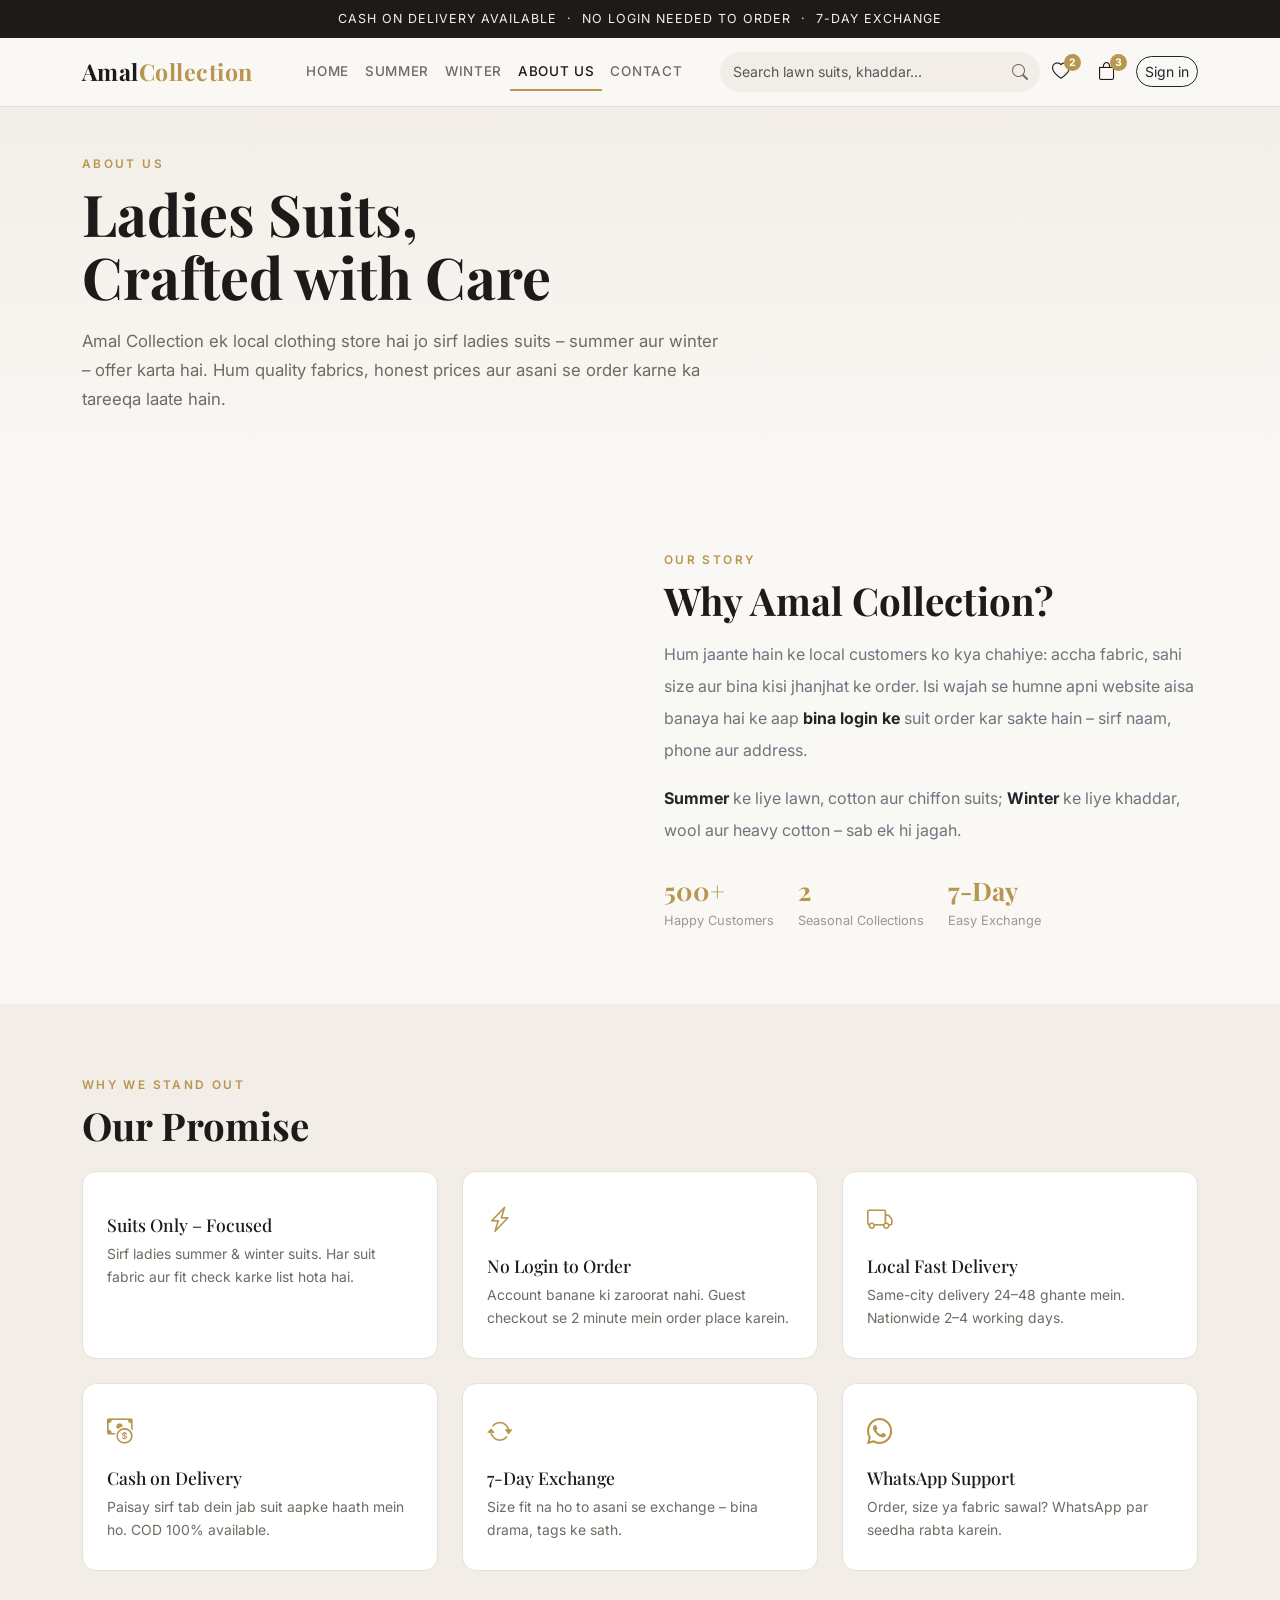
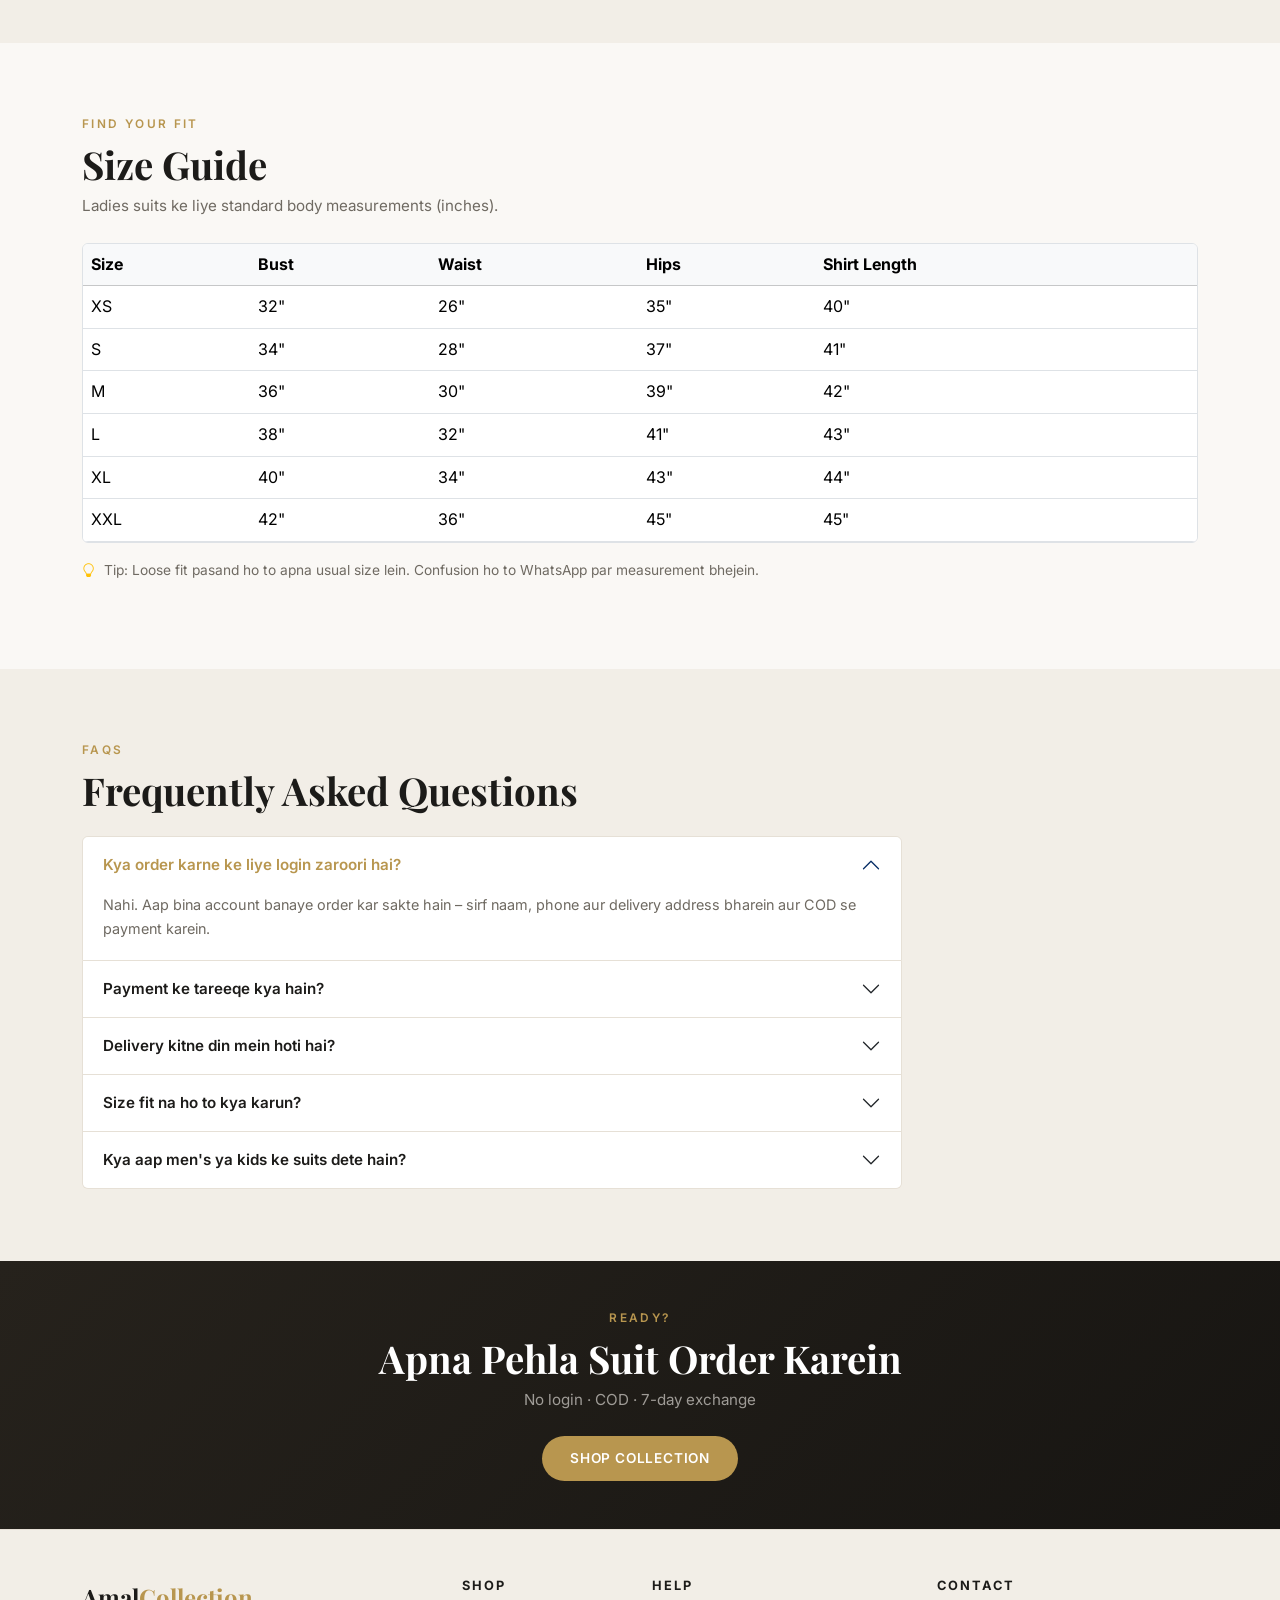
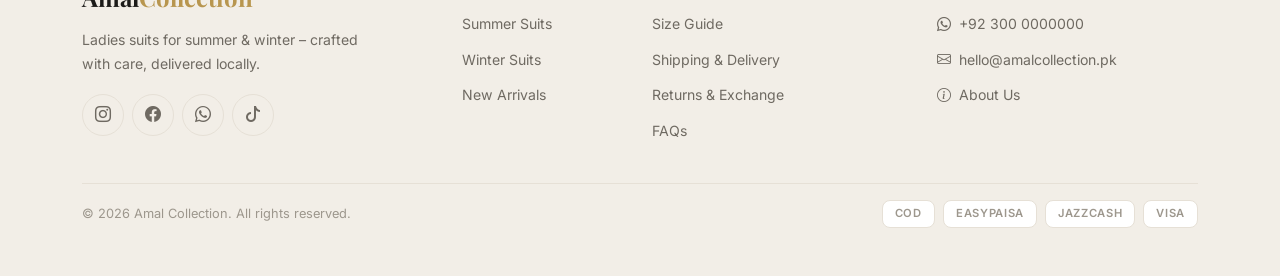
<file: ui-redesign/about.html>
<!DOCTYPE html>
<html lang="en">
<head>
  <meta charset="UTF-8" />
  <meta name="viewport" content="width=device-width, initial-scale=1.0, viewport-fit=cover" />
  <meta name="description" content="About Amal Collection – ladies suits for summer & winter, local delivery, COD, no-login ordering." />
  <title>About Us – Amal Collection</title>
  <link rel="preconnect" href="https://fonts.googleapis.com" />
  <link rel="preconnect" href="https://fonts.gstatic.com" crossorigin />
  <link href="https://fonts.googleapis.com/css2?family=Inter:wght@400;500;600;700&family=Playfair+Display:wght@600;700&display=swap" rel="stylesheet" />
  <link href="https://cdn.jsdelivr.net/npm/bootstrap@5.3.3/dist/css/bootstrap.min.css" rel="stylesheet" />
  <link href="https://cdn.jsdelivr.net/npm/bootstrap-icons@1.11.3/font/bootstrap-icons.min.css" rel="stylesheet" />
  <link rel="stylesheet" href="css/style.css" />
</head>
<body>

  <!-- ═══ Announcement Bar ═══ -->
  <div class="announce text-center">
    Cash on Delivery available &nbsp;·&nbsp; No login needed to order &nbsp;·&nbsp; 7-Day Exchange
  </div>

  <!-- ═══ Navbar ═══ -->
  <nav class="navbar navbar-expand-lg sticky-top ac-nav">
    <div class="container">
      <a class="navbar-brand ac-brand" href="index.html">Amal<em>Collection</em></a>
      <div class="d-flex align-items-center order-1 order-lg-3 ms-auto ac-nav-wrap">
        <div class="d-flex align-items-center gap-1 ac-nav-actions">
          <a href="#" class="btn ac-icon-btn position-relative" aria-label="Wishlist"><i class="bi bi-heart"></i><span class="ac-badge">2</span></a>
          <a href="checkout.html" class="btn ac-icon-btn position-relative" aria-label="Cart"><i class="bi bi-bag"></i><span class="ac-badge">3</span></a>
          <a href="#" class="btn btn-outline-dark btn-sm rounded-pill ms-1 d-none d-lg-inline-block">Sign in</a>
        </div>
        <button class="navbar-toggler ac-toggler ms-1 d-lg-none" type="button" data-bs-toggle="collapse" data-bs-target="#mainNav" aria-controls="mainNav" aria-expanded="false" aria-label="Toggle navigation">
          <i class="bi bi-list fs-3"></i>
        </button>
      </div>
      <div class="collapse navbar-collapse order-2 order-lg-1" id="mainNav">
        <ul class="navbar-nav mx-auto mb-2 mb-lg-0 ac-nav-links">
          <li class="nav-item"><a class="nav-link" href="index.html">Home</a></li>
          <li class="nav-item"><a class="nav-link" href="index.html#summer">Summer</a></li>
          <li class="nav-item"><a class="nav-link" href="index.html#winter">Winter</a></li>
          <li class="nav-item"><a class="nav-link active" href="about.html">About Us</a></li>
          <li class="nav-item"><a class="nav-link" href="index.html#contact">Contact</a></li>
        </ul>
        <form class="d-none d-lg-flex ac-search mb-2 mb-lg-0" action="#">
          <input class="form-control" type="search" placeholder="Search lawn suits, khaddar..." aria-label="Search" />
          <button class="btn ac-search-btn" type="submit" aria-label="Search"><i class="bi bi-search"></i></button>
        </form>
      </div>
    </div>
    <div class="ac-mobile-search d-lg-none">
      <div class="container">
        <form class="d-flex ac-search" action="#">
          <input class="form-control" type="search" placeholder="Search lawn suits, khaddar..." aria-label="Search" />
          <button class="btn ac-search-btn" type="submit" aria-label="Search"><i class="bi bi-search"></i></button>
        </form>
      </div>
    </div>
  </nav>

  <!-- ═══ About Hero ═══ -->
  <section class="about-hero py-5">
    <div class="container">
      <div class="section-kicker">About Us</div>
      <h1 class="about-title">Ladies Suits,<br />Crafted with Care</h1>
      <p class="about-lead">
        Amal Collection ek local clothing store hai jo sirf ladies suits – summer aur winter – offer karta hai.
        Hum quality fabrics, honest prices aur asani se order karne ka tareeqa laate hain.
      </p>
    </div>
  </section>

  <!-- ═══ Story ═══ -->
  <section class="section">
    <div class="container">
      <div class="row g-4 g-lg-5 align-items-center">
        <div class="col-12 col-lg-6">
          <div class="about-img" style="background-image:url('https://placehold.co/700x500/d9d0c2/3a3128?text=Our+Store')"></div>
        </div>
        <div class="col-12 col-lg-6">
          <div class="section-kicker">Our Story</div>
          <h2 class="section-title mb-3">Why Amal Collection?</h2>
          <p class="text-secondary lh-lg">
            Hum jaante hain ke local customers ko kya chahiye: accha fabric, sahi size aur bina kisi jhanjhat ke order.
            Isi wajah se humne apni website aisa banaya hai ke aap <strong class="text-dark">bina login ke</strong> suit order kar sakte hain –
            sirf naam, phone aur address.
          </p>
          <p class="text-secondary lh-lg">
            <strong class="text-dark">Summer</strong> ke liye lawn, cotton aur chiffon suits; <strong class="text-dark">Winter</strong> ke liye khaddar,
            wool aur heavy cotton – sab ek hi jagah.
          </p>
          <div class="about-stats d-flex flex-wrap gap-4 mt-4">
            <div class="astat"><b>500+</b><span>Happy Customers</span></div>
            <div class="astat"><b>2</b><span>Seasonal Collections</span></div>
            <div class="astat"><b>7-Day</b><span>Easy Exchange</span></div>
          </div>
        </div>
      </div>
    </div>
  </section>

  <!-- ═══ Values ═══ -->
  <section class="section section-alt">
    <div class="container">
      <div class="mb-4">
        <div class="section-kicker">Why We Stand Out</div>
        <h2 class="section-title">Our Promise</h2>
      </div>
      <div class="row g-4">
        <div class="col-12 col-md-6 col-lg-4">
          <div class="value-card h-100">
            <div class="value-icon"><i class="bi bi-tshirt"></i></div>
            <h3>Suits Only – Focused</h3>
            <p>Sirf ladies summer &amp; winter suits. Har suit fabric aur fit check karke list hota hai.</p>
          </div>
        </div>
        <div class="col-12 col-md-6 col-lg-4">
          <div class="value-card h-100">
            <div class="value-icon"><i class="bi bi-lightning-charge"></i></div>
            <h3>No Login to Order</h3>
            <p>Account banane ki zaroorat nahi. Guest checkout se 2 minute mein order place karein.</p>
          </div>
        </div>
        <div class="col-12 col-md-6 col-lg-4">
          <div class="value-card h-100">
            <div class="value-icon"><i class="bi bi-truck"></i></div>
            <h3>Local Fast Delivery</h3>
            <p>Same-city delivery 24–48 ghante mein. Nationwide 2–4 working days.</p>
          </div>
        </div>
        <div class="col-12 col-md-6 col-lg-4">
          <div class="value-card h-100">
            <div class="value-icon"><i class="bi bi-cash-coin"></i></div>
            <h3>Cash on Delivery</h3>
            <p>Paisay sirf tab dein jab suit aapke haath mein ho. COD 100% available.</p>
          </div>
        </div>
        <div class="col-12 col-md-6 col-lg-4">
          <div class="value-card h-100">
            <div class="value-icon"><i class="bi bi-arrow-repeat"></i></div>
            <h3>7-Day Exchange</h3>
            <p>Size fit na ho to asani se exchange – bina drama, tags ke sath.</p>
          </div>
        </div>
        <div class="col-12 col-md-6 col-lg-4">
          <div class="value-card h-100">
            <div class="value-icon"><i class="bi bi-whatsapp"></i></div>
            <h3>WhatsApp Support</h3>
            <p>Order, size ya fabric sawal? WhatsApp par seedha rabta karein.</p>
          </div>
        </div>
      </div>
    </div>
  </section>

  <!-- ═══ Size Guide ═══ -->
  <section class="section" id="size-guide">
    <div class="container">
      <div class="mb-4">
        <div class="section-kicker">Find Your Fit</div>
        <h2 class="section-title">Size Guide</h2>
        <p class="section-sub">Ladies suits ke liye standard body measurements (inches).</p>
      </div>
      <div class="table-responsive border rounded bg-white">
        <table class="table table-hover align-middle mb-0">
          <thead class="table-light">
            <tr>
              <th>Size</th><th>Bust</th><th>Waist</th><th>Hips</th><th>Shirt Length</th>
            </tr>
          </thead>
          <tbody>
            <tr><td>XS</td><td>32"</td><td>26"</td><td>35"</td><td>40"</td></tr>
            <tr><td>S</td><td>34"</td><td>28"</td><td>37"</td><td>41"</td></tr>
            <tr><td>M</td><td>36"</td><td>30"</td><td>39"</td><td>42"</td></tr>
            <tr><td>L</td><td>38"</td><td>32"</td><td>41"</td><td>43"</td></tr>
            <tr><td>XL</td><td>40"</td><td>34"</td><td>43"</td><td>44"</td></tr>
            <tr><td>XXL</td><td>42"</td><td>36"</td><td>45"</td><td>45"</td></tr>
          </tbody>
        </table>
      </div>
      <p class="size-note mt-3">
        <i class="bi bi-lightbulb text-warning me-1"></i>
        Tip: Loose fit pasand ho to apna usual size lein. Confusion ho to WhatsApp par measurement bhejein.
      </p>
    </div>
  </section>

  <!-- ═══ FAQ ═══ -->
  <section class="section section-alt" id="faqs">
    <div class="container">
      <div class="mb-4">
        <div class="section-kicker">FAQs</div>
        <h2 class="section-title">Frequently Asked Questions</h2>
      </div>
      <div class="accordion" id="faqAcc" style="max-width:820px;">
        <div class="accordion-item">
          <h2 class="accordion-header">
            <button class="accordion-button" type="button" data-bs-toggle="collapse" data-bs-target="#faq1">
              Kya order karne ke liye login zaroori hai?
            </button>
          </h2>
          <div id="faq1" class="accordion-collapse collapse show" data-bs-parent="#faqAcc">
            <div class="accordion-body">
              Nahi. Aap bina account banaye order kar sakte hain – sirf naam, phone aur delivery address bharein aur COD se payment karein.
            </div>
          </div>
        </div>
        <div class="accordion-item">
          <h2 class="accordion-header">
            <button class="accordion-button collapsed" type="button" data-bs-toggle="collapse" data-bs-target="#faq2">
              Payment ke tareeqe kya hain?
            </button>
          </h2>
          <div id="faq2" class="accordion-collapse collapse" data-bs-parent="#faqAcc">
            <div class="accordion-body">
              Filhaal Cash on Delivery available hai. JazzCash, EasyPaisa aur card payments jaldi aa rahe hain.
            </div>
          </div>
        </div>
        <div class="accordion-item">
          <h2 class="accordion-header">
            <button class="accordion-button collapsed" type="button" data-bs-toggle="collapse" data-bs-target="#faq3">
              Delivery kitne din mein hoti hai?
            </button>
          </h2>
          <div id="faq3" class="accordion-collapse collapse" data-bs-parent="#faqAcc">
            <div class="accordion-body">
              Same-city mein 24–48 ghante. Baaki Pakistan mein 2–4 working days.
            </div>
          </div>
        </div>
        <div class="accordion-item">
          <h2 class="accordion-header">
            <button class="accordion-button collapsed" type="button" data-bs-toggle="collapse" data-bs-target="#faq4">
              Size fit na ho to kya karun?
            </button>
          </h2>
          <div id="faq4" class="accordion-collapse collapse" data-bs-parent="#faqAcc">
            <div class="accordion-body">
              7 din ke andar tags ke sath size exchange karein. WhatsApp par exchange request bhejein.
            </div>
          </div>
        </div>
        <div class="accordion-item">
          <h2 class="accordion-header">
            <button class="accordion-button collapsed" type="button" data-bs-toggle="collapse" data-bs-target="#faq5">
              Kya aap men's ya kids ke suits dete hain?
            </button>
          </h2>
          <div id="faq5" class="accordion-collapse collapse" data-bs-parent="#faqAcc">
            <div class="accordion-body">
              Filhaal sirf ladies summer &amp; winter suits. Baaki categories baad mein add hongi.
            </div>
          </div>
        </div>
      </div>
    </div>
  </section>

  <!-- ═══ CTA ═══ -->
  <section class="newsletter py-5">
    <div class="container text-center">
      <div class="section-kicker">Ready?</div>
      <h2 class="section-title">Apna Pehla Suit Order Karein</h2>
      <p class="section-sub">No login · COD · 7-day exchange</p>
      <div class="mt-4">
        <a href="index.html#products" class="btn btn-gold">Shop Collection</a>
      </div>
    </div>
  </section>

  <!-- ═══ Footer ═══ -->
  <footer class="footer py-5">
    <div class="container">
      <div class="row g-4 mb-4">
        <div class="col-12 col-lg-4">
          <div class="footer-brand">Amal<em>Collection</em></div>
          <p class="footer-about">Ladies suits for summer &amp; winter – crafted with care, delivered locally.</p>
          <div class="footer-social d-flex gap-2">
            <a href="#" aria-label="Instagram"><i class="bi bi-instagram"></i></a>
            <a href="#" aria-label="Facebook"><i class="bi bi-facebook"></i></a>
            <a href="#" aria-label="WhatsApp"><i class="bi bi-whatsapp"></i></a>
            <a href="#" aria-label="TikTok"><i class="bi bi-tiktok"></i></a>
          </div>
        </div>
        <div class="col-6 col-lg-2">
          <h4>Shop</h4>
          <ul class="list-unstyled">
            <li><a href="index.html#summer">Summer Suits</a></li>
            <li><a href="index.html#winter">Winter Suits</a></li>
            <li><a href="index.html#products">New Arrivals</a></li>
          </ul>
        </div>
        <div class="col-6 col-lg-3">
          <h4>Help</h4>
          <ul class="list-unstyled">
            <li><a href="#size-guide">Size Guide</a></li>
            <li><a href="#faqs">Shipping &amp; Delivery</a></li>
            <li><a href="#faqs">Returns &amp; Exchange</a></li>
            <li><a href="#faqs">FAQs</a></li>
          </ul>
        </div>
        <div class="col-6 col-lg-3">
          <h4>Contact</h4>
          <ul class="list-unstyled">
            <li><a href="#"><i class="bi bi-whatsapp me-1"></i> +92 300 0000000</a></li>
            <li><a href="#"><i class="bi bi-envelope me-1"></i> hello@amalcollection.pk</a></li>
            <li><a href="about.html"><i class="bi bi-info-circle me-1"></i> About Us</a></li>
          </ul>
        </div>
      </div>
      <div class="footer-bottom d-flex justify-content-between align-items-center flex-wrap gap-3 pt-3">
        <span>© 2026 Amal Collection. All rights reserved.</span>
        <div class="pay-badges d-flex gap-2 flex-wrap">
          <span class="pay-badge">COD</span>
          <span class="pay-badge">EASYPAISA</span>
          <span class="pay-badge">JAZZCASH</span>
          <span class="pay-badge">VISA</span>
        </div>
      </div>
    </div>
  </footer>

  <script src="https://cdn.jsdelivr.net/npm/bootstrap@5.3.3/dist/js/bootstrap.bundle.min.js"></script>
  <script src="js/main.js"></script>
</body>
</html>
</file>
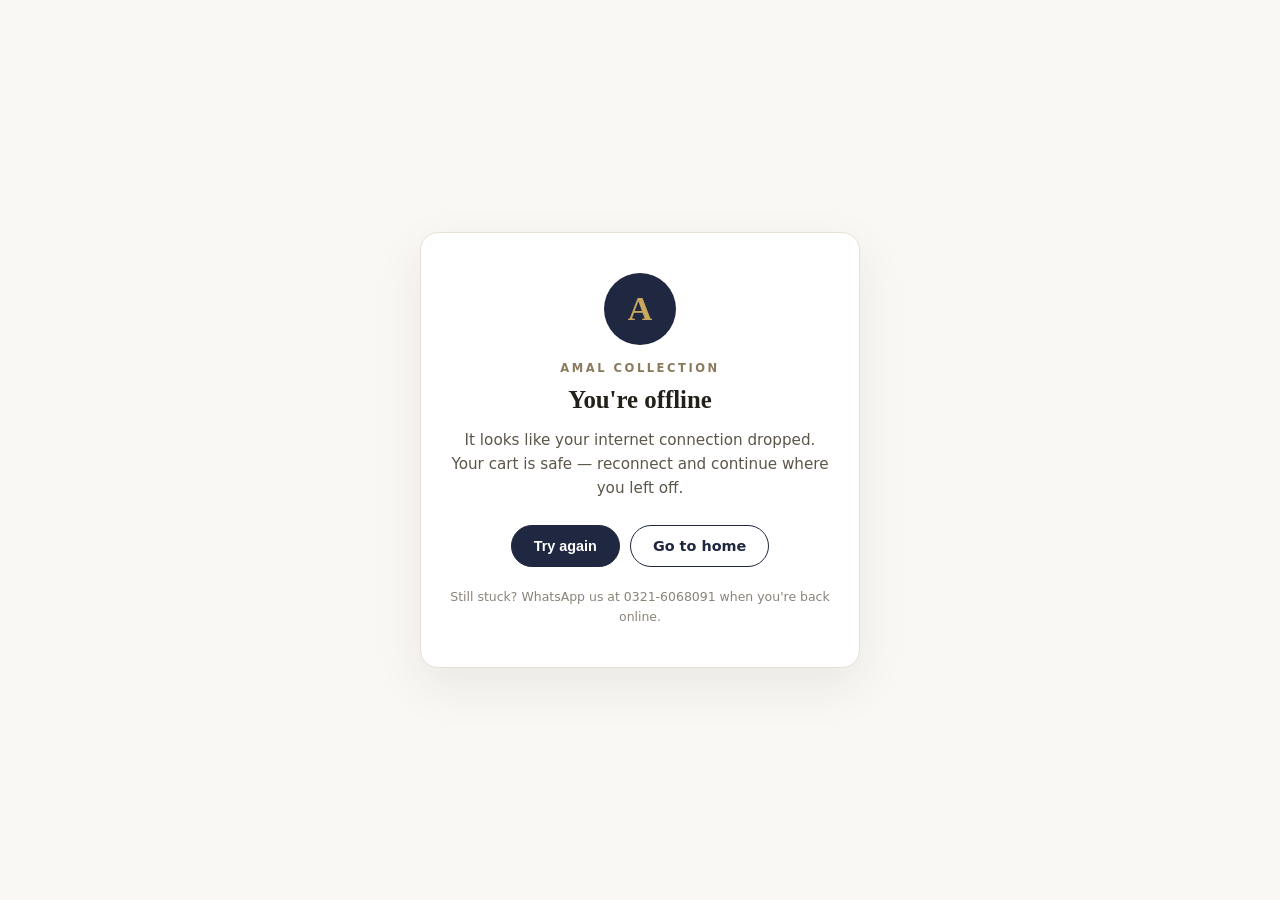
<file: wwwroot/offline.html>
<!DOCTYPE html>
<html lang="en">
<head>
    <meta charset="utf-8" />
    <meta name="viewport" content="width=device-width, initial-scale=1.0, viewport-fit=cover" />
    <meta name="theme-color" content="#202841" />
    <meta name="robots" content="noindex" />
    <title>You're offline – Amal Collection</title>
    <style>
        :root { color-scheme: light; }
        * { box-sizing: border-box; }
        body {
            margin: 0; min-height: 100vh; display: grid; place-items: center;
            padding: 24px; background: #faf8f5; color: #23201b;
            font-family: "Segoe UI", system-ui, -apple-system, sans-serif;
        }
        .card {
            width: 100%; max-width: 440px; text-align: center;
            background: #fff; border: 1px solid #e6e0d6; border-radius: 18px;
            padding: 40px 28px; box-shadow: 0 18px 48px rgba(35, 32, 27, 0.08);
        }
        .mark {
            width: 72px; height: 72px; margin: 0 auto 18px; border-radius: 50%;
            display: grid; place-items: center; background: #202841; color: #c9a75e;
            font: 700 34px/1 Georgia, "Times New Roman", serif;
        }
        .brand {
            font: 700 0.72rem/1 "Segoe UI", system-ui, sans-serif; letter-spacing: 0.22em;
            text-transform: uppercase; color: #8a7a5c; margin: 0 0 10px;
        }
        h1 { font: 700 1.55rem/1.25 Georgia, "Times New Roman", serif; margin: 0 0 12px; }
        p { margin: 0 0 24px; color: #5c554a; line-height: 1.6; font-size: 0.95rem; }
        .actions { display: flex; gap: 10px; justify-content: center; flex-wrap: wrap; }
        .btn {
            display: inline-flex; align-items: center; gap: 8px;
            padding: 12px 22px; border-radius: 999px; border: 1px solid #202841;
            background: #202841; color: #fff; font-weight: 600; font-size: 0.9rem;
            text-decoration: none; cursor: pointer;
        }
        .btn.ghost { background: transparent; color: #202841; }
        .hint { margin: 20px 0 0; font-size: 0.78rem; color: #8a8378; }
    </style>
</head>
<body>
    <main class="card">
        <div class="mark" aria-hidden="true">A</div>
        <p class="brand">Amal Collection</p>
        <h1>You're offline</h1>
        <p>It looks like your internet connection dropped. Your cart is safe — reconnect and continue where you left off.</p>
        <div class="actions">
            <button class="btn" type="button" onclick="location.reload()">Try again</button>
            <a class="btn ghost" href="/">Go to home</a>
        </div>
        <p class="hint">Still stuck? WhatsApp us at 0321-6068091 when you're back online.</p>
    </main>
</body>
</html>
</file>
<file: ui-redesign/css/style.css>
/* ═══════════════════════════════════════════════════════════
   AMAL COLLECTION – Ladies Suits UI (Bootstrap 5 + Icons)
   Light premium theme · Playfair Display + Inter · Gold accent
   ═══════════════════════════════════════════════════════════ */

:root {
  --bg:           #faf8f5;
  --bg-2:         #f2eee7;
  --bg-3:         #e9e3d9;
  --card:         #ffffff;
  --border:       #e6e0d6;
  --accent:       #1c1b19;
  --gold:         #b8964f;
  --gold-soft:    #f4ecdd;
  --red:          #d64545;
  --green:        #2f9e63;
  --text:         #1c1b19;
  --text-2:       #6f6a62;
  --text-3:       #9d978d;
  --radius:       14px;
  --radius-sm:    8px;
  --radius-pill:  999px;
  --shadow:       0 6px 24px rgba(28, 27, 25, 0.07);
  --shadow-lg:    0 18px 48px rgba(28, 27, 25, 0.12);
  --font-head:    'Playfair Display', Georgia, serif;
  --font:         'Inter', system-ui, sans-serif;
  --transition:   0.25s ease;
  --nav-h:        68px;
  --max-w:        1240px;
}

body {
  font-family: var(--font);
  background: var(--bg);
  color: var(--text);
  line-height: 1.6;
  -webkit-font-smoothing: antialiased;
}

a { text-decoration: none; }

/* ─── Announcement Bar ─────────────────────────────── */
.announce {
  background: var(--accent);
  color: #f5f2ec;
  font-size: 0.78rem;
  letter-spacing: 0.08em;
  text-transform: uppercase;
  padding: 9px 16px;
}

/* ─── Navbar (Bootstrap) ───────────────────────────── */
.ac-nav {
  background: rgba(250, 248, 245, 0.94);
  backdrop-filter: blur(14px);
  -webkit-backdrop-filter: blur(14px);
  border-bottom: 1px solid var(--border);
  padding-top: 0;
  padding-bottom: 0;
}
.ac-nav .container {
  min-height: var(--nav-h);
  display: flex;
  align-items: center;
  flex-wrap: wrap;
}
.ac-brand {
  font-family: var(--font-head);
  font-size: 1.45rem;
  font-weight: 700;
  letter-spacing: 0.02em;
  color: var(--text);
}
.ac-brand em { font-style: normal; color: var(--gold); }

.ac-toggler {
  border: 1px solid var(--border) !important;
  border-radius: var(--radius-sm) !important;
  color: var(--text) !important;
  padding: 4px 10px !important;
}
.ac-toggler:focus { box-shadow: none !important; }

.ac-nav-links .nav-link {
  font-size: 0.84rem;
  font-weight: 500;
  letter-spacing: 0.05em;
  text-transform: uppercase;
  color: var(--text-2);
  padding: 0.5rem 0.15rem;
  position: relative;
}
.ac-nav-links .nav-link:hover,
.ac-nav-links .nav-link.active { color: var(--text); }
.ac-nav-links .nav-link.active::after,
.ac-nav-links .nav-link:hover::after {
  content: '';
  position: absolute;
  left: 0; right: 0; bottom: 0;
  height: 1.5px;
  background: var(--gold);
}

.ac-search { position: relative; width: 100%; max-width: 320px; }
.ac-search .form-control {
  background: var(--bg-2);
  border: 1px solid transparent;
  border-radius: var(--radius-pill);
  padding-right: 42px;
  font-size: 0.88rem;
  min-height: 40px;
}
.ac-search .form-control:focus {
  background: #fff;
  border-color: var(--gold);
  box-shadow: 0 0 0 3px rgba(184, 150, 79, 0.15);
}
.ac-search-btn {
  position: absolute;
  right: 4px; top: 50%;
  transform: translateY(-50%);
  width: 32px; height: 32px;
  padding: 0;
  border-radius: 50%;
  background: transparent;
  color: var(--text-2);
  display: grid;
  place-items: center;
  z-index: 2;
}
.ac-search-btn:hover { background: transparent; color: var(--gold); }

.ac-icon-btn {
  width: 42px; height: 42px;
  padding: 0;
  border-radius: 50%;
  color: var(--text);
  display: grid;
  place-items: center;
  font-size: 1.1rem;
}
.ac-icon-btn:hover { background: var(--bg-2); color: var(--text); }
.ac-badge {
  position: absolute;
  top: 2px; right: 0;
  min-width: 17px; height: 17px;
  padding: 0 4px;
  background: var(--gold);
  color: #fff;
  font-size: 0.65rem;
  font-weight: 700;
  border-radius: var(--radius-pill);
  display: grid;
  place-items: center;
}

.ac-mobile-search {
  width: 100%;
  padding: 0 0 12px;
}
.ac-mobile-search .ac-search { max-width: none; }

@media (max-width: 991.98px) {
  .ac-nav .container { padding-top: 10px; padding-bottom: 10px; }
  .ac-nav .collapse.navbar-collapse {
    width: 100%;
    flex-basis: 100%;
  }
  .ac-nav-links .nav-link {
    padding: 14px 0;
    border-bottom: 1px solid var(--border);
  }
  .ac-nav-links .nav-link::after { display: none; }
  .ac-search { max-width: none; }
  .ac-nav-wrap { flex-shrink: 0; }
}

/* ─── Buttons ──────────────────────────────────────── */
.btn { transition: all var(--transition); }
.btn-gold {
  background: var(--gold);
  color: #fff !important;
  border: none;
  font-weight: 600;
  letter-spacing: 0.06em;
  text-transform: uppercase;
  font-size: 0.85rem;
  border-radius: var(--radius-pill);
  padding: 12px 28px;
}
.btn-gold:hover {
  background: #a3833f;
  color: #fff !important;
  transform: translateY(-2px);
  box-shadow: 0 10px 26px rgba(184, 150, 79, 0.4);
}
.btn-ghost {
  background: transparent;
  color: #fff !important;
  border: 1px solid rgba(255, 255, 255, 0.55);
  font-weight: 600;
  letter-spacing: 0.06em;
  text-transform: uppercase;
  font-size: 0.85rem;
  border-radius: var(--radius-pill);
  padding: 12px 28px;
}
.btn-ghost:hover {
  background: #fff;
  color: var(--text) !important;
  border-color: #fff;
}
.btn-primary {
  background: var(--accent);
  border-color: var(--accent);
  font-weight: 600;
  border-radius: var(--radius-pill);
}
.btn-primary:hover {
  background: var(--gold);
  border-color: var(--gold);
  box-shadow: 0 10px 26px rgba(184, 150, 79, 0.35);
}
.btn-sm.btn-gold,
.btn.btn-gold.btn-sm { padding: 9px 20px; font-size: 0.78rem; }

/* ═══════════════════════════════════════════════════
   HERO SLIDER – height 400px
   ═══════════════════════════════════════════════════ */
.hero {
  position: relative;
  height: 400px;
  overflow: hidden;
  background: var(--bg-3);
}
.hero-track { position: absolute; inset: 0; }
.hero-slide {
  position: absolute;
  inset: 0;
  opacity: 0;
  visibility: hidden;
  transition: opacity 0.7s ease, visibility 0.7s ease;
}
.hero-slide.active { opacity: 1; visibility: visible; }
.hero-img {
  position: absolute;
  inset: 0;
  background-size: cover;
  background-position: center;
  transform: scale(1.04);
  transition: transform 6s ease-out;
}
.hero-slide.active .hero-img { transform: scale(1); }
.hero-img::after {
  content: '';
  position: absolute;
  inset: 0;
  background: linear-gradient(
    100deg,
    rgba(12, 11, 10, 0.82) 0%,
    rgba(12, 11, 10, 0.55) 42%,
    rgba(12, 11, 10, 0.12) 75%,
    rgba(12, 11, 10, 0.05) 100%
  );
}
.hero-panel {
  position: relative;
  z-index: 2;
  height: 100%;
  max-width: var(--max-w);
  margin: 0 auto;
  padding: 0 24px 48px;
  display: flex;
  align-items: center;
}
.hero-text { max-width: 560px; color: #fff; }
.hero-kicker {
  display: inline-flex;
  align-items: center;
  gap: 10px;
  font-size: 0.7rem;
  font-weight: 600;
  letter-spacing: 0.22em;
  text-transform: uppercase;
  color: var(--gold);
  margin-bottom: 10px;
}
.hero-kicker::before {
  content: '';
  width: 36px; height: 1px;
  background: var(--gold);
}
.hero-title {
  font-family: var(--font-head);
  font-size: clamp(1.8rem, 3.5vw, 2.6rem);
  font-weight: 700;
  line-height: 1.08;
  margin-bottom: 10px;
}
.hero-desc {
  font-size: 0.9rem;
  color: rgba(255, 255, 255, 0.78);
  line-height: 1.55;
  margin-bottom: 8px;
  max-width: 440px;
}
.hero-price {
  font-family: var(--font-head);
  font-size: 1.25rem;
  color: var(--gold);
  margin-bottom: 16px;
}
.hero-price small {
  font-family: var(--font);
  font-size: 0.72rem;
  color: rgba(255,255,255,0.6);
  letter-spacing: 0.1em;
  text-transform: uppercase;
  display: block;
}
.hero-actions { display: flex; gap: 12px; flex-wrap: wrap; }
.hero-actions .btn { padding: 11px 24px; font-size: 0.8rem; }

.hero-arrow {
  position: absolute;
  top: 50%;
  transform: translateY(-50%);
  z-index: 5;
  width: 44px; height: 44px;
  border-radius: 50%;
  border: 1px solid rgba(255, 255, 255, 0.3);
  background: rgba(255, 255, 255, 0.08);
  backdrop-filter: blur(8px);
  color: #fff;
  display: grid;
  place-items: center;
  transition: all var(--transition);
}
.hero-arrow:hover { background: var(--gold); border-color: var(--gold); }
.hero-prev { left: 24px; }
.hero-next { right: 24px; }

.hero-bottom {
  position: absolute;
  left: 0; right: 0; bottom: 26px;
  z-index: 5;
  max-width: var(--max-w);
  margin: 0 auto;
  padding: 0 24px;
  display: flex;
  align-items: center;
  gap: 18px;
}
.hero-dots { display: flex; gap: 9px; }
.hero-dot {
  width: 9px; height: 9px;
  border-radius: 50%;
  border: 0;
  background: rgba(255, 255, 255, 0.35);
  transition: all var(--transition);
  padding: 0;
}
.hero-dot.active {
  width: 30px;
  border-radius: var(--radius-pill);
  background: var(--gold);
}
.hero-counter {
  font-size: 0.78rem;
  letter-spacing: 0.18em;
  color: rgba(255, 255, 255, 0.75);
}
.hero-counter b { color: #fff; }
.hero-progress {
  flex: 1;
  height: 2px;
  background: rgba(255, 255, 255, 0.18);
  border-radius: 2px;
  overflow: hidden;
  max-width: 220px;
}
.hero-progress-bar {
  height: 100%;
  width: 0;
  background: var(--gold);
  animation: heroProgress 6s linear forwards;
}
.hero.paused .hero-progress-bar { animation-play-state: paused; }
@keyframes heroProgress { from { width: 0; } to { width: 100%; } }

/* ─── Section basics ───────────────────────────────── */
.section { padding: 72px 0; }
.section-alt { background: var(--bg-2); }
.section-kicker {
  font-size: 0.74rem;
  font-weight: 600;
  letter-spacing: 0.2em;
  text-transform: uppercase;
  color: var(--gold);
  margin-bottom: 8px;
}
.section-title {
  font-family: var(--font-head);
  font-size: clamp(1.7rem, 3vw, 2.4rem);
  font-weight: 700;
  line-height: 1.15;
  color: var(--text);
}
.section-sub {
  color: var(--text-2);
  font-size: 0.95rem;
  margin-top: 8px;
}
.link-more {
  font-size: 0.82rem;
  font-weight: 600;
  letter-spacing: 0.08em;
  text-transform: uppercase;
  color: var(--text);
  border-bottom: 1px solid var(--gold);
  padding-bottom: 3px;
  white-space: nowrap;
}
.link-more:hover { color: var(--gold); }

/* ─── Season Cards ─────────────────────────────────── */
.season-card {
  background: var(--card);
  border: 1px solid var(--border);
  border-radius: var(--radius);
  overflow: hidden;
  transition: all var(--transition);
  color: var(--text);
}
.season-card:hover {
  transform: translateY(-5px);
  box-shadow: var(--shadow-lg);
  border-color: transparent;
  color: var(--text);
}
.season-img {
  aspect-ratio: 16 / 10;
  background-size: cover;
  background-position: center;
  transition: transform 0.5s ease;
}
.season-card:hover .season-img { transform: scale(1.03); }
.season-body { padding: 24px 26px 28px; }
.season-tag {
  font-size: 0.7rem;
  font-weight: 700;
  letter-spacing: 0.16em;
  text-transform: uppercase;
  color: var(--gold);
  margin-bottom: 8px;
}
.season-title {
  font-family: var(--font-head);
  font-size: 1.6rem;
  font-weight: 700;
  margin-bottom: 8px;
}
.season-desc {
  font-size: 0.9rem;
  color: var(--text-2);
  line-height: 1.6;
  margin-bottom: 16px;
}
.season-cta {
  font-size: 0.82rem;
  font-weight: 600;
  letter-spacing: 0.06em;
  text-transform: uppercase;
  color: var(--text);
  border-bottom: 1px solid var(--gold);
  padding-bottom: 2px;
}
.season-card:hover .season-cta { color: var(--gold); }

/* ─── How-to-Order Steps ───────────────────────────── */
.step-card {
  background: var(--card);
  border: 1px solid var(--border);
  border-radius: var(--radius);
  padding: 30px 26px;
}
.step-num {
  width: 48px; height: 48px;
  margin: 0 auto 16px;
  border-radius: 50%;
  background: var(--gold-soft);
  color: var(--gold);
  font-weight: 700;
  font-size: 1.2rem;
  display: grid;
  place-items: center;
}
.step-title {
  font-family: var(--font-head);
  font-size: 1.15rem;
  margin-bottom: 8px;
}
.step-desc {
  font-size: 0.88rem;
  color: var(--text-2);
  line-height: 1.65;
}

/* ─── Promo Banners ────────────────────────────────── */
.promo {
  position: relative;
  min-height: 280px;
  border-radius: var(--radius);
  overflow: hidden;
  display: flex;
  align-items: center;
  padding: 40px;
  color: #fff;
}
.promo::before {
  content: '';
  position: absolute;
  inset: 0;
  background-size: cover;
  background-position: center;
  transition: transform 0.6s ease;
}
.promo:hover::before { transform: scale(1.05); }
.promo::after {
  content: '';
  position: absolute;
  inset: 0;
  background: linear-gradient(90deg, rgba(12,11,10,0.78), rgba(12,11,10,0.25));
}
.promo > * { position: relative; z-index: 2; }
.promo-1::before { background-image: url('https://placehold.co/700x400/2b2620/e8dfce?text=Summer+Sale'); }
.promo-2::before { background-image: url('https://placehold.co/700x400/3d3428/f0e6d2?text=New+Khaddar'); }
.promo-tag {
  font-size: 0.72rem;
  font-weight: 700;
  letter-spacing: 0.2em;
  text-transform: uppercase;
  color: var(--gold);
  margin-bottom: 10px;
}
.promo-title {
  font-family: var(--font-head);
  font-size: clamp(1.6rem, 2.6vw, 2.2rem);
  line-height: 1.15;
  margin-bottom: 10px;
}
.promo-desc {
  font-size: 0.92rem;
  color: rgba(255,255,255,0.75);
  margin-bottom: 22px;
  max-width: 300px;
}

/* ─── Filter Chips ─────────────────────────────────── */
.size-filter {
  display: flex;
  align-items: center;
  gap: 10px;
  flex-wrap: wrap;
}
.size-filter-label {
  font-size: 0.78rem;
  font-weight: 600;
  letter-spacing: 0.12em;
  text-transform: uppercase;
  color: var(--text-2);
  margin-right: 6px;
}
.size-chip {
  min-width: 44px;
  min-height: 44px;
  padding: 0 14px;
  border-radius: var(--radius-sm);
  border: 1px solid var(--border);
  background: var(--card);
  font-size: 0.82rem;
  font-weight: 600;
  color: var(--text-2);
  transition: all var(--transition);
}
.size-chip:hover { border-color: var(--accent); color: var(--text); }
.size-chip.active {
  background: var(--accent);
  border-color: var(--accent);
  color: #fff;
}

/* ─── Product Card ─────────────────────────────────── */
.product-card {
  background: var(--card);
  border-radius: var(--radius);
  overflow: hidden;
  border: 1px solid var(--border);
  transition: all var(--transition);
  display: flex;
  flex-direction: column;
}
.product-card:hover {
  transform: translateY(-6px);
  box-shadow: var(--shadow-lg);
  border-color: transparent;
}
.product-media {
  position: relative;
  aspect-ratio: 3 / 4;
  overflow: hidden;
  background: var(--bg-2);
  display: block;
}
.product-media img {
  width: 100%; height: 100%;
  object-fit: cover;
  transition: transform 0.55s ease;
}
.product-card:hover .product-media img { transform: scale(1.06); }

.badge-discount {
  position: absolute;
  top: 12px; left: 12px;
  background: var(--red);
  color: #fff;
  font-size: 0.7rem;
  font-weight: 700;
  padding: 5px 10px;
  border-radius: var(--radius-pill);
  z-index: 2;
}
.badge-tag {
  position: absolute;
  top: 12px; right: 12px;
  background: var(--accent);
  color: var(--gold);
  font-size: 0.65rem;
  font-weight: 700;
  letter-spacing: 0.12em;
  text-transform: uppercase;
  padding: 5px 10px;
  border-radius: var(--radius-pill);
  z-index: 2;
}
.wish-btn {
  position: absolute;
  top: 46px; right: 12px;
  width: 40px; height: 40px;
  border-radius: 50%;
  border: 0;
  background: rgba(255, 255, 255, 0.92);
  color: var(--text-2);
  display: grid;
  place-items: center;
  opacity: 0;
  transform: translateY(-6px);
  transition: all var(--transition);
  z-index: 3;
  font-size: 1rem;
}
.product-card:hover .wish-btn { opacity: 1; transform: translateY(0); }
.wish-btn:hover { color: var(--red); background: #fff; }
.quick-add {
  position: absolute;
  left: 12px; right: 12px; bottom: 12px;
  min-height: 44px;
  padding: 12px;
  border: 0;
  border-radius: var(--radius-sm);
  background: rgba(28, 27, 25, 0.92);
  color: #fff;
  font-size: 0.78rem;
  font-weight: 600;
  letter-spacing: 0.08em;
  text-transform: uppercase;
  opacity: 0;
  transform: translateY(12px);
  transition: all var(--transition);
  z-index: 3;
}
.product-card:hover .quick-add { opacity: 1; transform: translateY(0); }
.quick-add:hover { background: var(--gold); }

.product-info { padding: 16px 18px 20px; }
.product-cat {
  font-size: 0.7rem;
  font-weight: 600;
  letter-spacing: 0.14em;
  text-transform: uppercase;
  color: var(--gold);
  margin-bottom: 6px;
}
.product-name {
  font-family: var(--font-head);
  font-size: 1.05rem;
  font-weight: 600;
  line-height: 1.3;
  margin-bottom: 6px;
}
.product-meta {
  font-size: 0.78rem;
  color: var(--text-3);
  margin-bottom: 10px;
}
.product-colors { display: flex; gap: 6px; margin-bottom: 12px; }
.color-dot {
  width: 14px; height: 14px;
  border-radius: 50%;
  border: 1.5px solid #fff;
  box-shadow: 0 0 0 1px var(--border);
}
.product-pricing { display: flex; align-items: baseline; gap: 8px; flex-wrap: wrap; }
.price-final { font-size: 1.02rem; font-weight: 700; color: var(--text); }
.price-original { font-size: 0.84rem; color: var(--text-3); text-decoration: line-through; }

/* ─── Trust Strip ──────────────────────────────────── */
.trust-strip {
  background: var(--accent);
  color: #efece5;
}
.trust-item { display: flex; align-items: center; gap: 14px; }
.trust-icon {
  width: 46px; height: 46px;
  flex-shrink: 0;
  border-radius: 50%;
  border: 1px solid rgba(184, 150, 79, 0.45);
  color: var(--gold);
  display: grid;
  place-items: center;
  font-size: 1.1rem;
}
.trust-title { font-size: 0.86rem; font-weight: 600; }
.trust-desc { font-size: 0.76rem; color: rgba(239, 236, 229, 0.55); }

/* ─── Testimonials ─────────────────────────────────── */
.testi-card {
  background: var(--card);
  border: 1px solid var(--border);
  border-radius: var(--radius);
  padding: 28px;
}
.testi-stars { color: var(--gold); font-size: 0.85rem; letter-spacing: 2px; margin-bottom: 14px; }
.testi-stars i { margin-right: 2px; }
.testi-text {
  font-size: 0.94rem;
  color: var(--text-2);
  line-height: 1.7;
  margin-bottom: 18px;
  font-style: italic;
}
.testi-author { display: flex; align-items: center; gap: 12px; }
.testi-avatar {
  width: 42px; height: 42px;
  border-radius: 50%;
  background: var(--gold-soft);
  color: var(--gold);
  font-weight: 700;
  display: grid;
  place-items: center;
}
.testi-name { font-size: 0.88rem; font-weight: 600; }
.testi-city { font-size: 0.76rem; color: var(--text-3); }

/* ─── Newsletter ───────────────────────────────────── */
.newsletter {
  background: linear-gradient(135deg, #26221c, #171512);
  color: #f5f2ec;
}
.newsletter .section-title { color: #fff; }
.newsletter .section-sub { color: rgba(245, 242, 236, 0.6); }
.news-form {
  display: flex;
  gap: 12px;
  max-width: 480px;
}
.news-form .form-control {
  background: rgba(255,255,255,0.06);
  border: 1px solid rgba(255,255,255,0.16);
  border-radius: var(--radius-pill);
  color: #fff;
  padding: 12px 22px;
  min-height: 48px;
}
.news-form .form-control::placeholder { color: rgba(255,255,255,0.4); }
.news-form .form-control:focus {
  background: rgba(255,255,255,0.1);
  border-color: var(--gold);
  box-shadow: none;
  color: #fff;
}
.news-wa { font-size: 0.88rem; color: rgba(245,242,236,0.6); }
.news-wa a { color: var(--gold); font-weight: 600; }

/* ─── Footer ───────────────────────────────────────── */
.footer {
  background: var(--bg-2);
  border-top: 1px solid var(--border);
}
.footer-brand {
  font-family: var(--font-head);
  font-size: 1.5rem;
  font-weight: 700;
  margin-bottom: 12px;
}
.footer-brand em { font-style: normal; color: var(--gold); }
.footer-about {
  font-size: 0.88rem;
  color: var(--text-2);
  line-height: 1.7;
  margin-bottom: 18px;
  max-width: 300px;
}
.footer-social a {
  width: 42px; height: 42px;
  border-radius: 50%;
  border: 1px solid var(--border);
  display: grid;
  place-items: center;
  color: var(--text-2);
  font-size: 1rem;
  transition: all var(--transition);
}
.footer-social a:hover {
  background: var(--gold);
  border-color: var(--gold);
  color: #fff;
}
.footer h4 {
  font-size: 0.8rem;
  font-weight: 700;
  letter-spacing: 0.16em;
  text-transform: uppercase;
  margin-bottom: 18px;
  color: var(--text);
}
.footer ul li { margin-bottom: 10px; }
.footer ul a {
  font-size: 0.88rem;
  color: var(--text-2);
}
.footer ul a:hover { color: var(--gold); }
.footer-bottom {
  border-top: 1px solid var(--border);
  font-size: 0.8rem;
  color: var(--text-3);
}
.pay-badge {
  padding: 4px 12px;
  border: 1px solid var(--border);
  border-radius: var(--radius-sm);
  font-size: 0.7rem;
  font-weight: 600;
  letter-spacing: 0.06em;
  background: var(--card);
}

/* ═══════════════════════════════════════════════════
   PRODUCT DETAIL
   ═══════════════════════════════════════════════════ */
.breadcrumb { --bs-breadcrumb-divider-color: var(--text-3); }
.breadcrumb-item a { color: var(--text-2); }
.breadcrumb-item a:hover { color: var(--gold); }
.breadcrumb-item.active { color: var(--text-3); }

.pd-gallery { position: sticky; top: calc(var(--nav-h) + 20px); }
.pd-main-img {
  aspect-ratio: 3 / 4;
  border-radius: var(--radius);
  overflow: hidden;
  background: var(--bg-2);
  margin-bottom: 14px;
}
.pd-main-img img { width: 100%; height: 100%; object-fit: cover; }
.pd-thumbs { display: grid; grid-template-columns: repeat(4, 1fr); gap: 12px; }
.pd-thumb {
  aspect-ratio: 1;
  border-radius: var(--radius-sm);
  overflow: hidden;
  border: 2px solid transparent;
  cursor: pointer;
  padding: 0;
  background: var(--bg-2);
  transition: border-color var(--transition);
}
.pd-thumb img { width: 100%; height: 100%; object-fit: cover; }
.pd-thumb.active, .pd-thumb:hover { border-color: var(--gold); }

.pd-cat {
  font-size: 0.74rem;
  font-weight: 600;
  letter-spacing: 0.16em;
  text-transform: uppercase;
  color: var(--gold);
  margin-bottom: 10px;
}
.pd-name {
  font-family: var(--font-head);
  font-size: clamp(1.8rem, 3vw, 2.5rem);
  font-weight: 700;
  line-height: 1.15;
  margin-bottom: 14px;
  color: var(--text);
}
.pd-rating {
  display: flex;
  align-items: center;
  gap: 10px;
  font-size: 0.86rem;
  color: var(--text-2);
  margin-bottom: 20px;
}
.pd-rating .stars { color: var(--gold); letter-spacing: 2px; }
.pd-price-row {
  display: flex;
  align-items: baseline;
  gap: 14px;
  margin-bottom: 6px;
  flex-wrap: wrap;
}
.pd-price { font-family: var(--font-head); font-size: 2rem; font-weight: 700; }
.pd-price-old { font-size: 1.1rem; color: var(--text-3); text-decoration: line-through; }
.pd-save {
  font-size: 0.78rem;
  font-weight: 700;
  color: var(--green);
  background: rgba(47, 158, 99, 0.1);
  padding: 4px 10px;
  border-radius: var(--radius-pill);
}
.pd-stock { font-size: 0.86rem; font-weight: 600; margin-bottom: 24px; }
.pd-stock.in { color: var(--green); }
.pd-nologin {
  font-size: 0.82rem;
  font-weight: 600;
  color: var(--green);
  margin: 0 0 16px;
}

.opt-label {
  display: flex;
  justify-content: space-between;
  align-items: center;
  font-size: 0.78rem;
  font-weight: 600;
  letter-spacing: 0.12em;
  text-transform: uppercase;
  margin-bottom: 12px;
  color: var(--text);
}
.opt-label .size-guide {
  color: var(--gold);
  text-decoration: underline;
  text-transform: none;
  letter-spacing: 0;
  font-size: 0.8rem;
}
.size-options { display: flex; gap: 10px; flex-wrap: wrap; }
.size-opt {
  min-width: 50px;
  min-height: 48px;
  padding: 0 14px;
  border: 1px solid var(--border);
  border-radius: var(--radius-sm);
  background: var(--card);
  font-size: 0.88rem;
  font-weight: 600;
  color: var(--text-2);
  transition: all var(--transition);
}
.size-opt:hover { border-color: var(--accent); color: var(--text); }
.size-opt.active { background: var(--accent); border-color: var(--accent); color: #fff; }
.size-opt.disabled { opacity: 0.35; text-decoration: line-through; cursor: not-allowed; }

.color-options { display: flex; gap: 12px; flex-wrap: wrap; }
.color-opt {
  width: 36px; height: 36px;
  border-radius: 50%;
  border: 2px solid #fff;
  box-shadow: 0 0 0 1.5px var(--border);
  cursor: pointer;
  transition: box-shadow var(--transition);
  padding: 0;
}
.color-opt.active { box-shadow: 0 0 0 2px var(--gold); }

.qty-ctrl .btn {
  border: 1px solid var(--border);
  background: var(--card);
  color: var(--text-2);
  width: 44px;
}
.qty-ctrl .btn:hover { background: var(--bg-2); color: var(--text); }
.qty-ctrl .form-control {
  border: 1px solid var(--border);
  background: var(--card);
  width: 56px;
  font-weight: 600;
  -moz-appearance: textfield;
}
.qty-ctrl .form-control::-webkit-outer-spin-button,
.qty-ctrl .form-control::-webkit-inner-spin-button { -webkit-appearance: none; margin: 0; }

.pd-wish i { font-size: 1.1rem; }
.pd-wish:hover { border-color: var(--red); color: var(--red); background: #fff; }
.pd-wish.is-active { color: var(--red); border-color: var(--red); }

.delivery-box {
  background: var(--bg-2);
  border: 1px solid var(--border);
  border-radius: var(--radius);
  padding: 16px 20px;
  margin-bottom: 20px;
}
.delivery-row {
  display: flex;
  align-items: flex-start;
  gap: 12px;
  font-size: 0.86rem;
  color: var(--text-2);
  padding: 9px 0;
}
.delivery-row + .delivery-row { border-top: 1px dashed var(--border); }
.delivery-row i { color: var(--gold); font-size: 1rem; margin-top: 2px; flex-shrink: 0; }
.delivery-row b { color: var(--text); font-weight: 600; }

.pd-trust span {
  display: block;
  font-size: 0.72rem;
  font-weight: 600;
  color: var(--text-2);
  background: var(--card);
  border: 1px solid var(--border);
  border-radius: var(--radius-sm);
  padding: 10px 8px;
  text-align: center;
}

/* Bootstrap accordion theme */
.pd-acc .accordion-item,
#faqAcc .accordion-item { background: transparent; border-color: var(--border); }
.pd-acc .accordion-button,
#faqAcc .accordion-button {
  background: transparent;
  color: var(--text);
  font-size: 0.86rem;
  font-weight: 600;
  letter-spacing: 0.06em;
  text-transform: uppercase;
  padding: 18px 0;
  box-shadow: none !important;
}
#faqAcc .accordion-button {
  text-transform: none;
  letter-spacing: 0;
  font-size: 0.95rem;
  background: var(--card);
  padding: 18px 20px;
}
.pd-acc .accordion-button:not(.collapsed),
#faqAcc .accordion-button:not(.collapsed) {
  background: transparent;
  color: var(--text);
}
#faqAcc .accordion-button:not(.collapsed) { background: var(--card); color: var(--gold); }
.pd-acc .accordion-button::after,
#faqAcc .accordion-button::after { filter: none; }
.pd-acc .accordion-body,
#faqAcc .accordion-body {
  font-size: 0.9rem;
  color: var(--text-2);
  line-height: 1.7;
  padding: 0 0 18px;
}
#faqAcc .accordion-body { padding: 0 20px 18px; background: var(--card); }

/* ═══════════════════════════════════════════════════
   ABOUT PAGE
   ═══════════════════════════════════════════════════ */
.about-hero {
  background: linear-gradient(180deg, var(--bg-2), var(--bg));
}
.about-title {
  font-family: var(--font-head);
  font-size: clamp(2.2rem, 5vw, 3.6rem);
  font-weight: 700;
  line-height: 1.1;
  margin-bottom: 18px;
  color: var(--text);
}
.about-lead {
  max-width: 640px;
  font-size: 1.05rem;
  color: var(--text-2);
  line-height: 1.75;
}
.about-img {
  aspect-ratio: 7 / 5;
  background-size: cover;
  background-position: center;
  border-radius: var(--radius);
}
.about-stats .astat { display: flex; flex-direction: column; }
.astat b {
  font-family: var(--font-head);
  font-size: 1.6rem;
  color: var(--gold);
}
.astat span { font-size: 0.8rem; color: var(--text-3); }

.value-card {
  background: var(--card);
  border: 1px solid var(--border);
  border-radius: var(--radius);
  padding: 28px 24px;
  transition: all var(--transition);
}
.value-card:hover { transform: translateY(-4px); box-shadow: var(--shadow); }
.value-icon {
  font-size: 1.6rem;
  color: var(--gold);
  margin-bottom: 14px;
}
.value-card h3 {
  font-family: var(--font-head);
  font-size: 1.1rem;
  margin-bottom: 8px;
  color: var(--text);
}
.value-card p {
  font-size: 0.87rem;
  color: var(--text-2);
  line-height: 1.65;
  margin: 0;
}
.size-note {
  font-size: 0.86rem;
  color: var(--text-2);
}

/* ═══════════════════════════════════════════════════
   GUEST CHECKOUT
   ═══════════════════════════════════════════════════ */
.checkout-page { background: var(--bg-2); padding-bottom: 90px; }

.co-header {
  background: rgba(255, 255, 255, 0.96);
  backdrop-filter: blur(14px);
  -webkit-backdrop-filter: blur(14px);
  border-bottom: 1px solid var(--border);
  padding: 12px 24px;
  z-index: 1030;
}
.co-header-inner {
  max-width: 1100px;
  margin: 0 auto;
  display: flex;
  align-items: center;
  justify-content: space-between;
  gap: 12px;
  flex-wrap: wrap;
}
.co-back { font-size: 0.85rem; font-weight: 600; color: var(--text-2); }
.co-back:hover { color: var(--gold); }

.co-main {
  background: var(--card);
  border: 1px solid var(--border);
  border-radius: var(--radius);
  padding: 32px;
}
.co-title {
  font-family: var(--font-head);
  font-size: 1.8rem;
  margin-bottom: 6px;
  color: var(--text);
}
.co-sub {
  font-size: 0.9rem;
  color: var(--green);
  font-weight: 600;
  margin-bottom: 26px;
}
.co-section { margin-bottom: 28px; }
.co-section h2 {
  font-size: 0.82rem;
  font-weight: 700;
  letter-spacing: 0.12em;
  text-transform: uppercase;
  margin-bottom: 14px;
  color: var(--text-2);
}
.co-form .form-label {
  font-size: 0.82rem;
  font-weight: 600;
  color: var(--text);
  margin-bottom: 6px;
}
.co-form .form-control {
  background: var(--bg);
  border: 1px solid var(--border);
  border-radius: var(--radius-sm);
  padding: 12px 16px;
  min-height: 46px;
  font-size: 0.92rem;
  color: var(--text);
}
.co-form .form-control:focus {
  border-color: var(--gold);
  box-shadow: 0 0 0 3px rgba(184, 150, 79, 0.15);
}
.co-pay {
  display: flex;
  align-items: flex-start;
  gap: 12px;
  padding: 16px;
  border: 1px solid var(--border);
  border-radius: var(--radius-sm);
  margin-bottom: 10px;
  cursor: pointer;
  transition: all var(--transition);
  background: var(--card);
}
.co-pay.active { border-color: var(--gold); background: var(--gold-soft); }
.co-pay.disabled { opacity: 0.55; cursor: not-allowed; }
.co-pay b { display: block; font-size: 0.92rem; margin-bottom: 2px; color: var(--text); }
.co-pay span { font-size: 0.8rem; color: var(--text-2); }
.co-submit { font-size: 0.95rem; min-height: 52px; }
.co-terms {
  font-size: 0.78rem;
  color: var(--text-3);
  line-height: 1.6;
  text-align: center;
}

.co-summary {
  background: var(--card);
  border: 1px solid var(--border);
  border-radius: var(--radius);
  padding: 0;
  position: sticky;
  top: 20px;
  overflow: hidden;
}
.co-sum-toggle {
  width: 100%;
  display: flex;
  align-items: center;
  gap: 10px;
  padding: 16px 20px;
  background: var(--bg-2);
  border: 0;
  border-bottom: 1px solid transparent;
  color: var(--text);
  font-size: 0.9rem;
  font-weight: 600;
  text-align: left;
  cursor: pointer;
}
.co-sum-toggle:hover { background: var(--bg-3); }
.co-sum-toggle .bi-chevron-down {
  transition: transform 0.25s ease;
  color: var(--text-2);
  margin-left: auto;
}
.co-sum-toggle[aria-expanded="true"] { border-bottom-color: var(--border); }
.co-sum-toggle[aria-expanded="true"] .bi-chevron-down { transform: rotate(180deg); }
.co-sum-label { flex-shrink: 0; color: var(--text-2); font-weight: 600; }
.co-sum-amount {
  font-family: var(--font);
  font-weight: 700;
  font-size: 0.95rem;
  color: var(--text);
  letter-spacing: 0;
  white-space: nowrap;
}
.co-sum-body { padding: 8px 20px 20px; }
.co-item {
  display: flex;
  gap: 12px;
  padding: 12px 0;
  border-bottom: 1px solid var(--border);
}
.co-item img {
  width: 64px; height: 80px;
  object-fit: cover;
  border-radius: var(--radius-sm);
  flex-shrink: 0;
}
.co-item-info { flex: 1; min-width: 0; }
.co-item-name { font-size: 0.88rem; font-weight: 600; }
.co-item-meta { font-size: 0.76rem; color: var(--text-3); }
.co-item-qty { font-size: 0.76rem; color: var(--text-2); margin-top: 2px; }
.co-item-price { font-weight: 700; font-size: 0.9rem; white-space: nowrap; }
.co-totals { margin-top: 16px; }
.co-total-row {
  display: flex;
  justify-content: space-between;
  font-size: 0.88rem;
  color: var(--text-2);
  padding: 6px 0;
}
.co-total-row.grand {
  border-top: 1px solid var(--border);
  margin-top: 8px;
  padding-top: 14px;
  font-weight: 700;
  font-size: 1.05rem;
  color: var(--text);
}
.co-assure {
  margin-top: 18px;
  padding-top: 16px;
  border-top: 1px dashed var(--border);
  display: flex;
  flex-direction: column;
  gap: 6px;
  font-size: 0.8rem;
  color: var(--green);
  font-weight: 600;
}

.co-mobile-bar {
  display: none;
  position: fixed;
  left: 0; right: 0; bottom: 0;
  z-index: 90;
  background: var(--card);
  border-top: 1px solid var(--border);
  padding: 12px 16px calc(12px + env(safe-area-inset-bottom));
  align-items: center;
  justify-content: space-between;
  gap: 12px;
  box-shadow: 0 -8px 24px rgba(0,0,0,0.08);
}
.co-mb-label {
  display: block;
  font-size: 0.7rem;
  color: var(--text-3);
  text-transform: uppercase;
  letter-spacing: 0.08em;
}
.co-mb-price { font-weight: 700; font-size: 1.05rem; }

/* ─── Responsive ───────────────────────────────────── */
@media (max-width: 991.98px) {
  .pd-gallery { position: static; }
  .co-summary { position: static; }
}

@media (max-width: 767.98px) {
  .section { padding: 52px 0; }

  .co-summary { margin-bottom: 0; }
  .co-sum-toggle { padding: 14px 16px; }
  .co-sum-body { padding: 6px 16px 16px; }
  .co-item { padding: 10px 0; }
  .co-item img { width: 52px; height: 66px; }
  .co-assure { display: none; }

  .hero { height: 400px; }
  .hero-panel {
    align-items: flex-end;
    padding-bottom: 56px;
    padding-top: 16px;
  }
  .hero-text { max-width: 100%; }
  .hero-title { font-size: clamp(1.55rem, 6vw, 1.9rem); margin-bottom: 8px; }
  .hero-desc {
    font-size: 0.82rem;
    line-height: 1.45;
    margin-bottom: 6px;
    max-width: 100%;
    display: -webkit-box;
    -webkit-line-clamp: 2;
    -webkit-box-orient: vertical;
    overflow: hidden;
  }
  .hero-price { font-size: 1.05rem; margin-bottom: 12px; }
  .hero-kicker { margin-bottom: 8px; font-size: 0.65rem; }
  .hero-img::after {
    background: linear-gradient(
      180deg,
      rgba(12,11,10,0.2) 0%,
      rgba(12,11,10,0.6) 45%,
      rgba(12,11,10,0.92) 100%
    );
  }
  .hero-arrow { display: none; }
  .hero-progress { display: none; }
  .hero-actions { gap: 8px; }
  .hero-actions .btn {
    flex: 1;
    min-width: 130px;
    padding: 10px 12px;
    text-align: center;
    white-space: nowrap;
    font-size: 0.75rem;
  }
  .hero-bottom { bottom: 14px; gap: 12px; }

  .promo { min-height: 240px; padding: 28px; }
  .product-info { padding: 12px 12px 16px; }
  .product-name { font-size: 0.95rem; }
  .quick-add { opacity: 1; transform: translateY(0); }
  .wish-btn { opacity: 1; transform: translateY(0); }
  .news-form { flex-direction: column; }
  .co-main { padding: 22px 18px; }
  .co-mobile-bar { display: flex; }
  .pd-gallery { position: static; }
}

@media (max-width: 420px) {
  .hero { height: 400px; }
  .hero-panel { padding-bottom: 52px; }
  .hero-title { font-size: 1.5rem; }
  .hero-actions .btn { min-width: 0; font-size: 0.72rem; letter-spacing: 0.03em; }
  .announce { font-size: 0.68rem; letter-spacing: 0.04em; }
  .pd-thumbs { gap: 8px; }
  .size-opt { min-width: 44px; min-height: 44px; }
}
</file>
